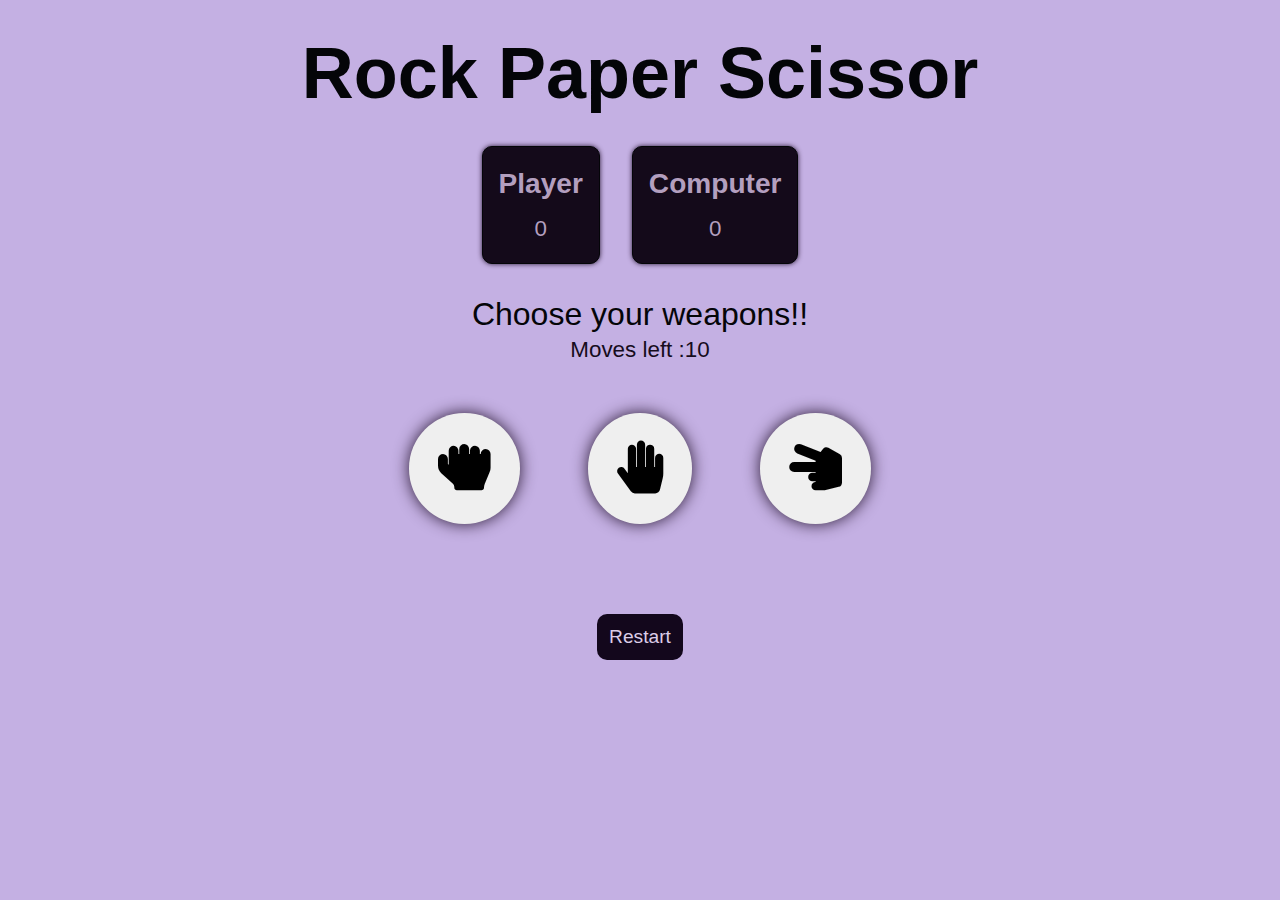
<file: 01- Rock Paper Scissor/index.html>
<!DOCTYPE html>
<html lang="en">
<head>
    <meta charset="UTF-8">
    <meta name="viewport" content="width=device-width, initial-scale=1.0">
    <title>30DaysOfJavscript</title>
    <link rel="stylesheet" href="https://cdnjs.cloudflare.com/ajax/libs/font-awesome/5.15.3/css/all.min.css" />

    <link rel="stylesheet" href="style.css"></link>
</head>
<body>
    <div class="container">
        <div class="game">
    
          <!-- Game name -->
          <h1 id="heading">Rock Paper Scissor</h1>
    
          <!-- Scoreboard to print the winning score of player & computer -->
          <div class="score-board">
            <div class="player-score">
              <h3>Player</h3>
              <p class="p-count count">0</p>
            </div>
            <div class="com-score">
              <h3>Computer</h3>
              <p class="c-count count">0</p>
            </div>
          </div>
    
          <div class="move">Choose your weapons!!</div>
    
          <!-- Examine the move left -->
          <div class="moves-left">Moves left :10</div>
    
          <!-- All the buttons -->
          <div class="options">
            <button class="btn" id="rock"> <i class="fas fa-hand-rock"></i></button>
            <button class="btn" id="paper"> <i class="fas fa-hand-paper"></i></button>
            <button class="btn" id="scissor"> <i class="fas fa-hand-scissors"></i></button>
          </div>
    
          <!-- Computer choice display  -->
          <div class="com-choice"></div>
    
          <!-- Result Display -->
          <div class="result"></div>
    
          <!-- Restart the game  -->
          <button class="restart"> Restart</button>
    
        </div>
      </div>
    <script src="app.js"></script>
</body>
</html>
</file>
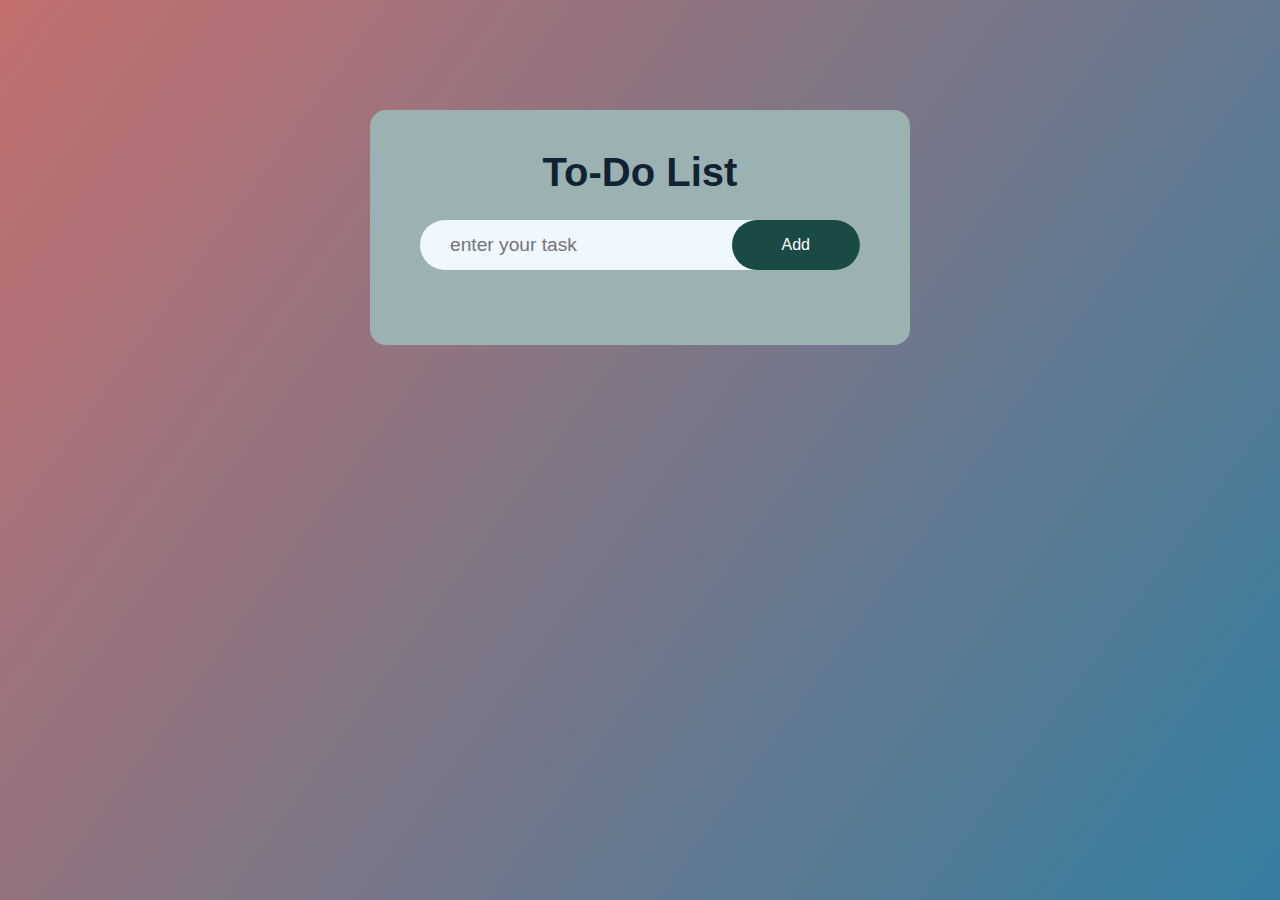
<file: 02- TodoList/index.html>
<!DOCTYPE html>
<html lang="en">

<head>
  <meta charset="UTF-8">
  <meta name="viewport" content="width=device-width, initial-scale=1.0">
  <title>Todo App</title>
  <link rel="stylesheet" href="style.css">
</head>

<body>

  <div class="container">
    <div class="todo-app">
      <h2 id="heading">To-do list</h2>
     
      <div class="input-text">
        <input type="text" placeholder="enter your task" id="input-box">
        <button id="btn">Add</button>
      </div>

      <ul class="list-container">

      </ul>
    </div>

  </div>

  <script src="app.js"></script>
</body>

</html>
</file>
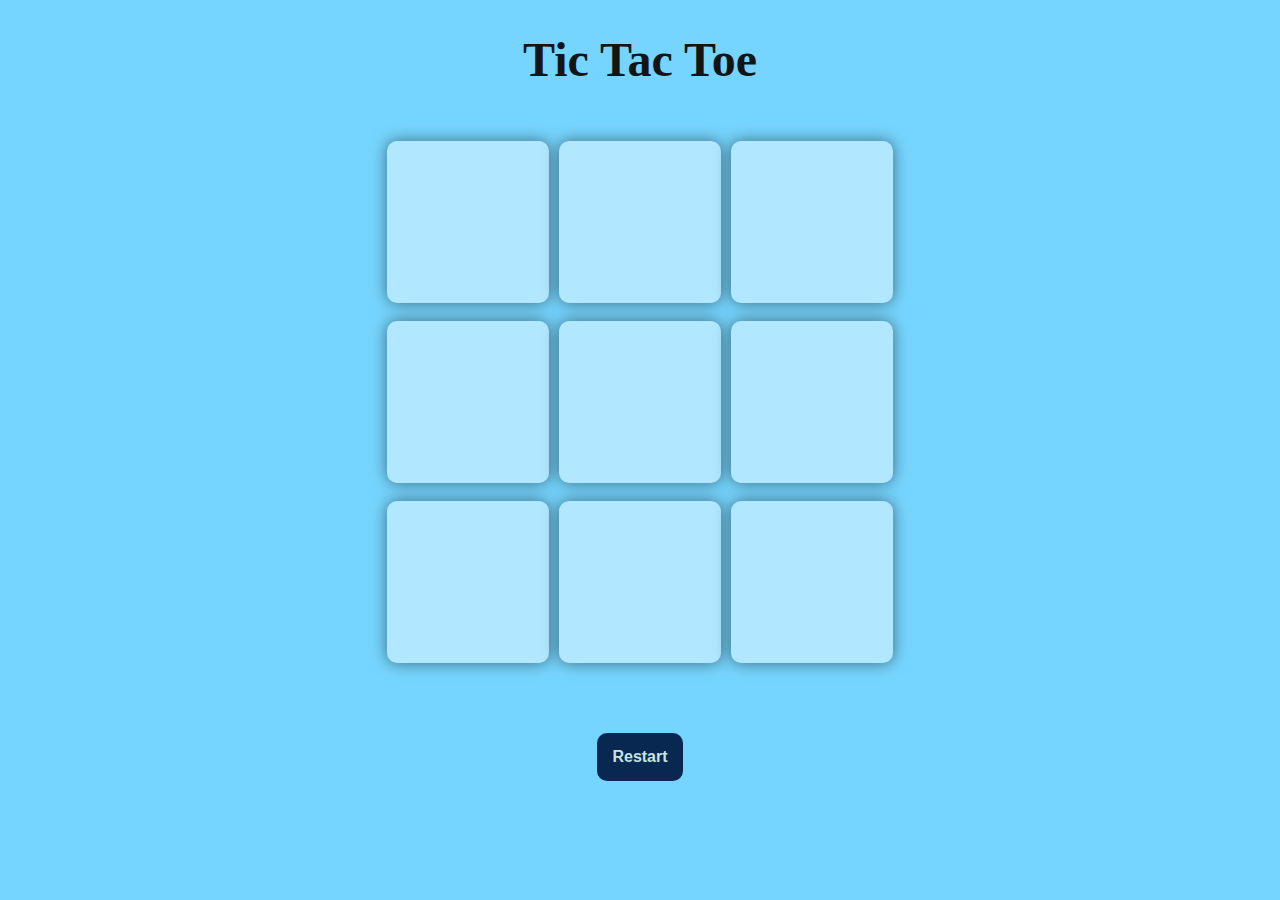
<file: 03 - TicTacToe/index.html>
<!DOCTYPE html>
<html lang="en">

<head>
    <meta charset="UTF-8">
    <meta name="viewport" content="width=device-width, initial-scale=1.0">
    <title>Tic Tac Toe</title>
    <link rel="stylesheet" href="style.css">
</head>

<body>
    <section>
        <h1 id="heading">Tic Tac Toe</h1>
        <div class="container">
            <div class="game">
                <button class="box"></button>
                <button class="box"></button>
                <button class="box"></button>
                <button class="box"></button>
                <button class="box"></button>
                <button class="box"></button>
                <button class="box"></button>
                <button class="box"></button>
                <button class="box"></button>
            </div>
        </div>
        <div class="turn"></div>
        <div class="result"></div>
        <button class="restart">Restart</button>
    </section>


<script src="app.js"></script>
</body>

</html>
</file>
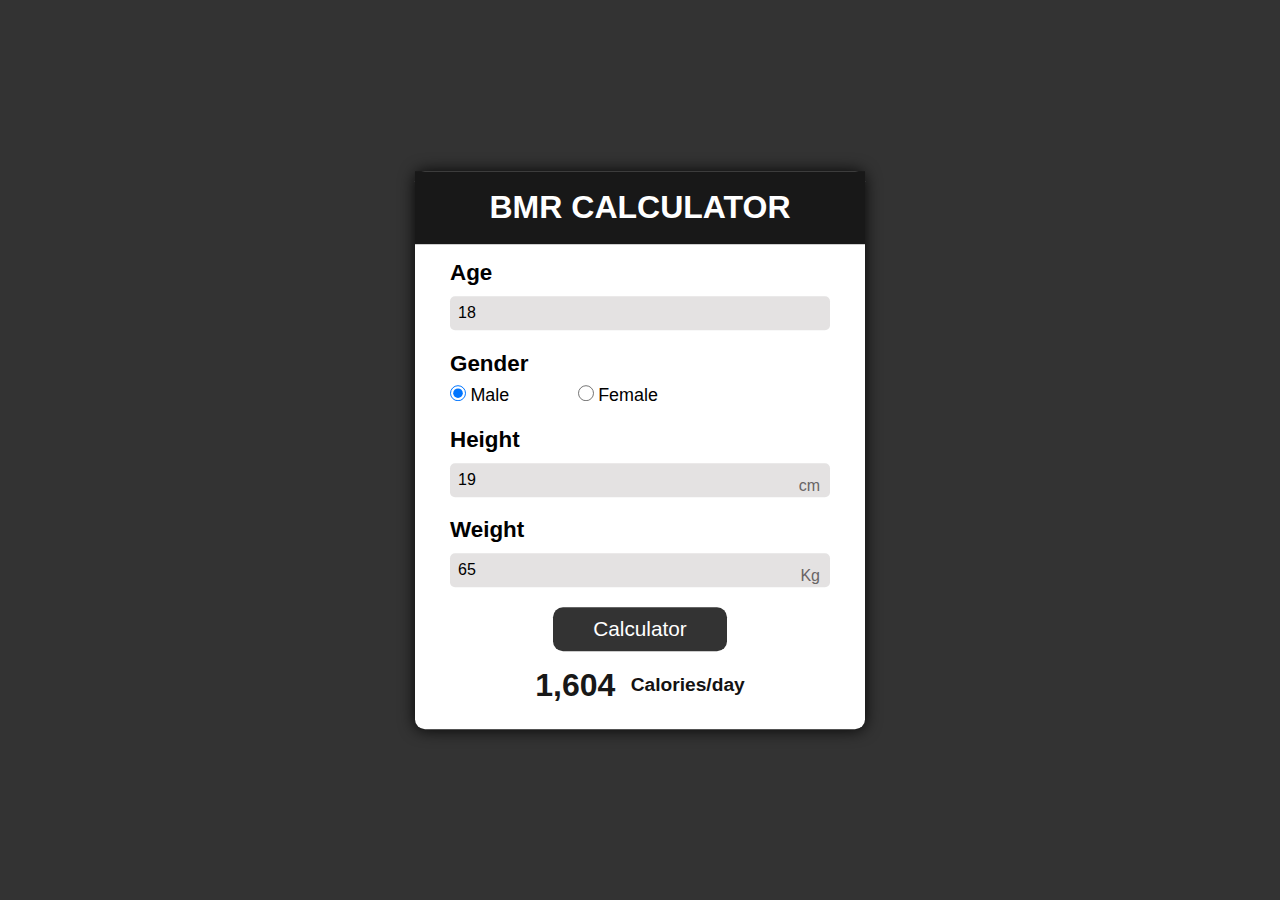
<file: 05-BMR Calculator/index.html>
<!DOCTYPE html>
<html lang="en">

<head>
    <meta charset="UTF-8">
    <meta name="viewport" content="width=device-width, initial-scale=1.0">
    <title>BMR Calculator</title>
    <link rel="stylesheet" href="styel.css">

</head>

<body>
    <div class="bmr-calculator">
        <h2>BMR Calculator</h2>

        <div class="bmr-input">
            <form action="">
               
                <div class="age">
                    <h3>Age</h3>
                    <input type="text" value="18" id="age">
                </div>

                <div class="gender">
                    <h3>Gender</h3>
                    <input type="radio" value="male" name="gender" id="male" checked>
                    <label for="male">Male</label>
                    <input type="radio" value="female" name="gender" id="female">
                    <label for="female">Female</label>
                </div>

                <div class="height">
                    <h3>Height</h3>
                    <input type="text" value="19" id="height">
                    <div class="unit">cm</div>
                </div>

                <div class="weight">
                    <h3>Weight</h3>
                    <input type="text" value="65" id="weight">
                    <div class="unit">Kg</div>
                </div>
            </form>
        </div>

        <div class="result">
            <button class="calculate-btn">Calculator</button>

            <div class="result-msg">
                <span class="calories">1,604</span>
                Calories/day
            </div>
                        
            <div class="error-msg">
                <p>Please enter all the details correctly</p>
            </div>
    
        </div>
        

        </div>
        <script src="app.js"></script>
</body>

</html>
</file>
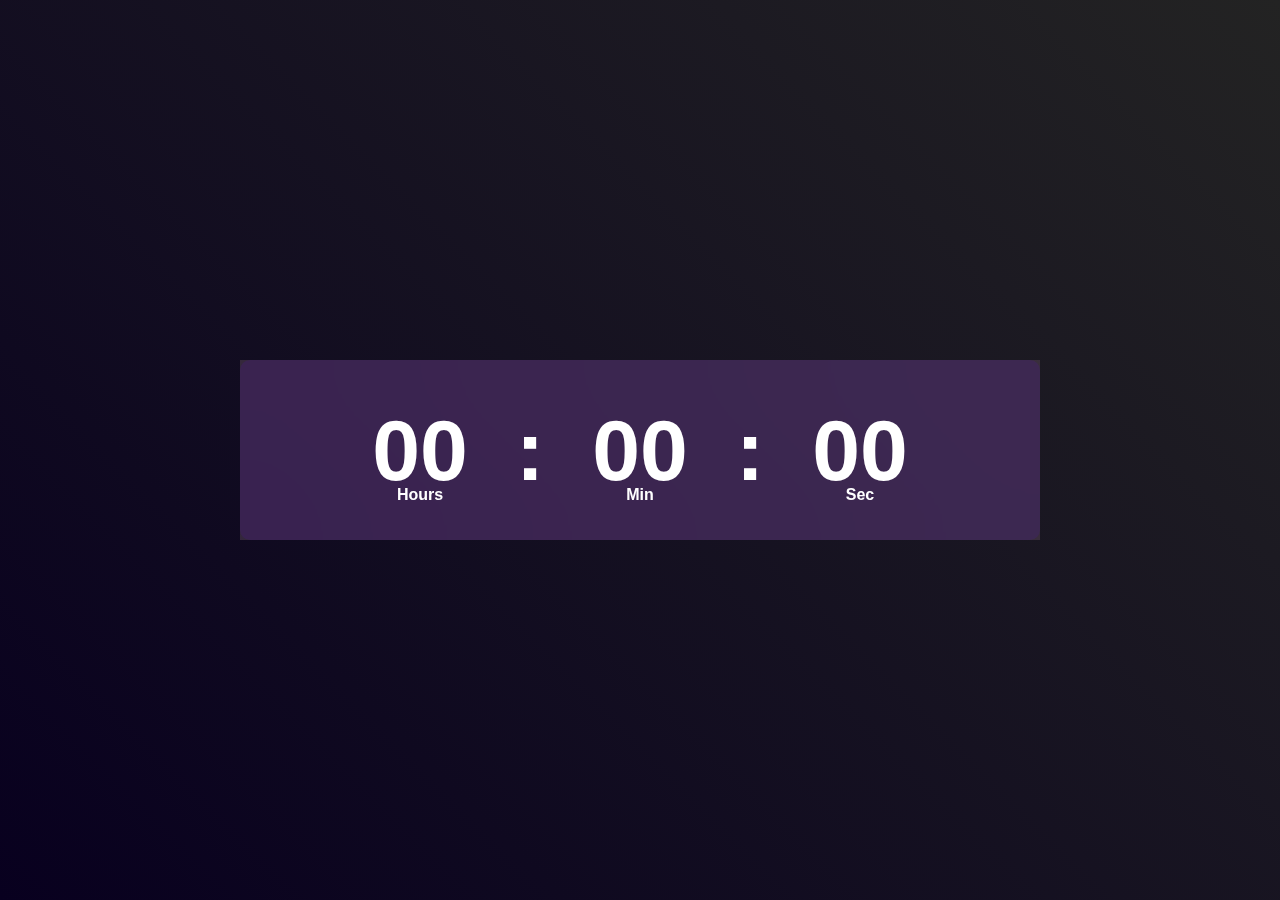
<file: 06-Digital Clock/index.html>
<!DOCTYPE html>
<html lang="en">
<head>
    <meta charset="UTF-8">
    <meta name="viewport" content="width=device-width, initial-scale=1.0">
    <title>Digital Clock</title>
    <link rel="stylesheet" href="style.css">
</head>
<body>
    <div class="main">
        <div class="container">
            <div class="clock">
               <span id="hrs">00</span>
               <span>:</span>
               <span id="min">00</span>
               <span>:</span>
               <span id="sec">00</span>
            </div>
        </div>
    </div>
   
    <script src="app.js"></script>
</body>
</html>
</file>
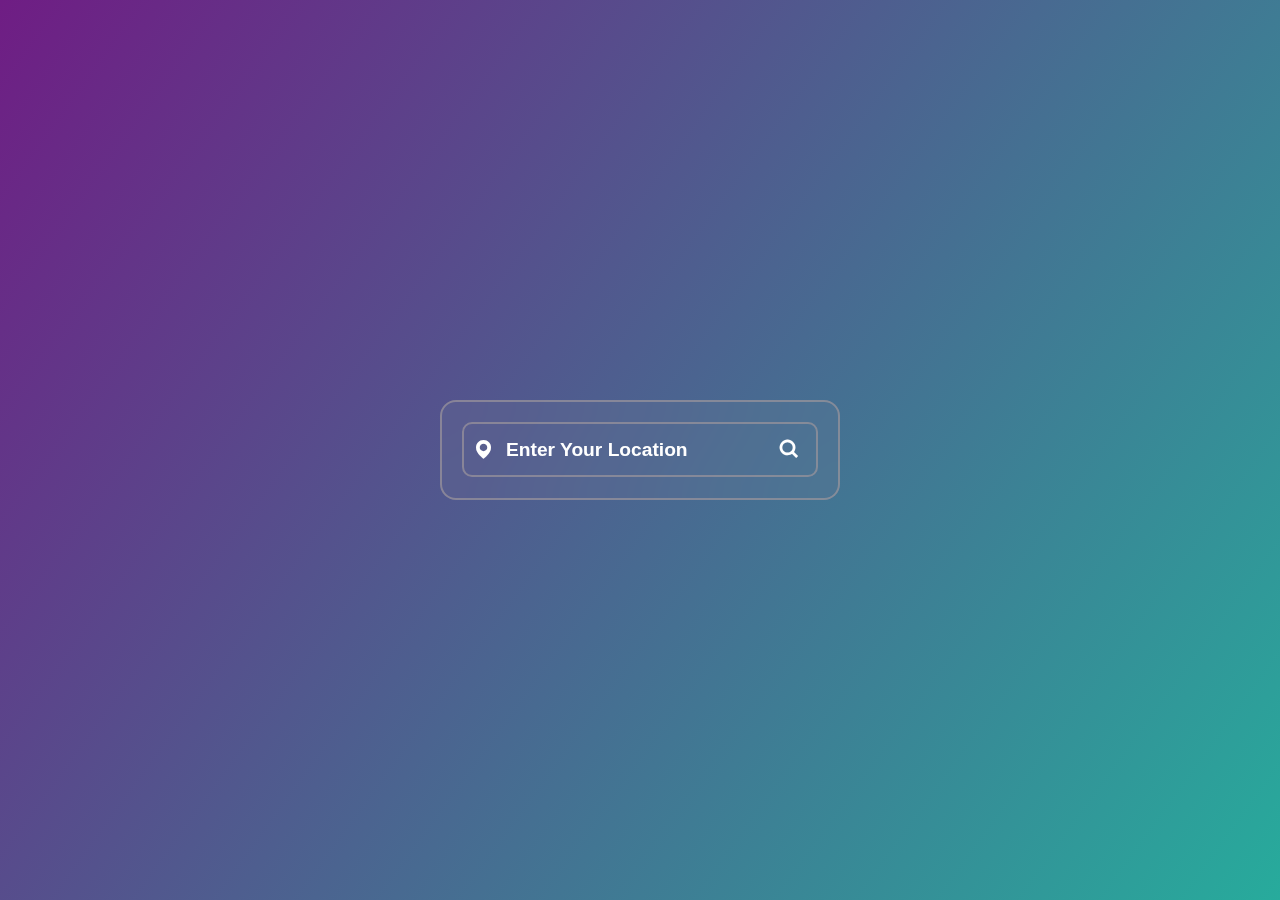
<file: 07-Weather App/index.html>
<!DOCTYPE html>
<html lang="en">
<head>
    <meta charset="UTF-8">
    <meta name="viewport" content="width=device-width, initial-scale=1.0">
    <title>Document</title>
    <link rel="stylesheet" href="style.css">
    <link href='https://unpkg.com/boxicons@2.1.4/css/boxicons.min.css' rel='stylesheet'>
</head>
<body>
    <div class="container">
        <div class="search-box">
            <i class='bx bxs-map'></i>
            <input type="text" placeholder="enter your location">
            <button class="bx bx-search"></button>
        </div>

        <div class="weather-box">
            <div class="box">
                <div class="info-weather">
                    <div class="weather">
                        <img src="images/clouds.png">
                        <p class="temp">16 <span>°C</span></p>
                        <p class="description">Broken Clouds</p>
                    </div>
                </div>
            </div>
        </div>

        <div class="weather-details">
            <div class="humidity">
                <i class='bx bx-water'></i>
                <div class="text">
                    <div class="info-humidity">
                        <span>0%</span>
                    </div>
                    <p>Humidity</p>
                </div>
            </div>

            <div class="wind">
                <i class='bx bx-wind' ></i>
                <div class="text">
                    <div class="info-wind">
                        <span>0Km/h</span>
                    </div>
                    <p>Wind</p>
                </div>
            </div>
        </div>
        <div class="not-found">
            <div class="box">
                <img src="images/404.png">
                <p>Oops! Location not found</p>
            </div>
        </div>

    </div>


    <script src="app.js"></script>
</body>
</html>
</file>
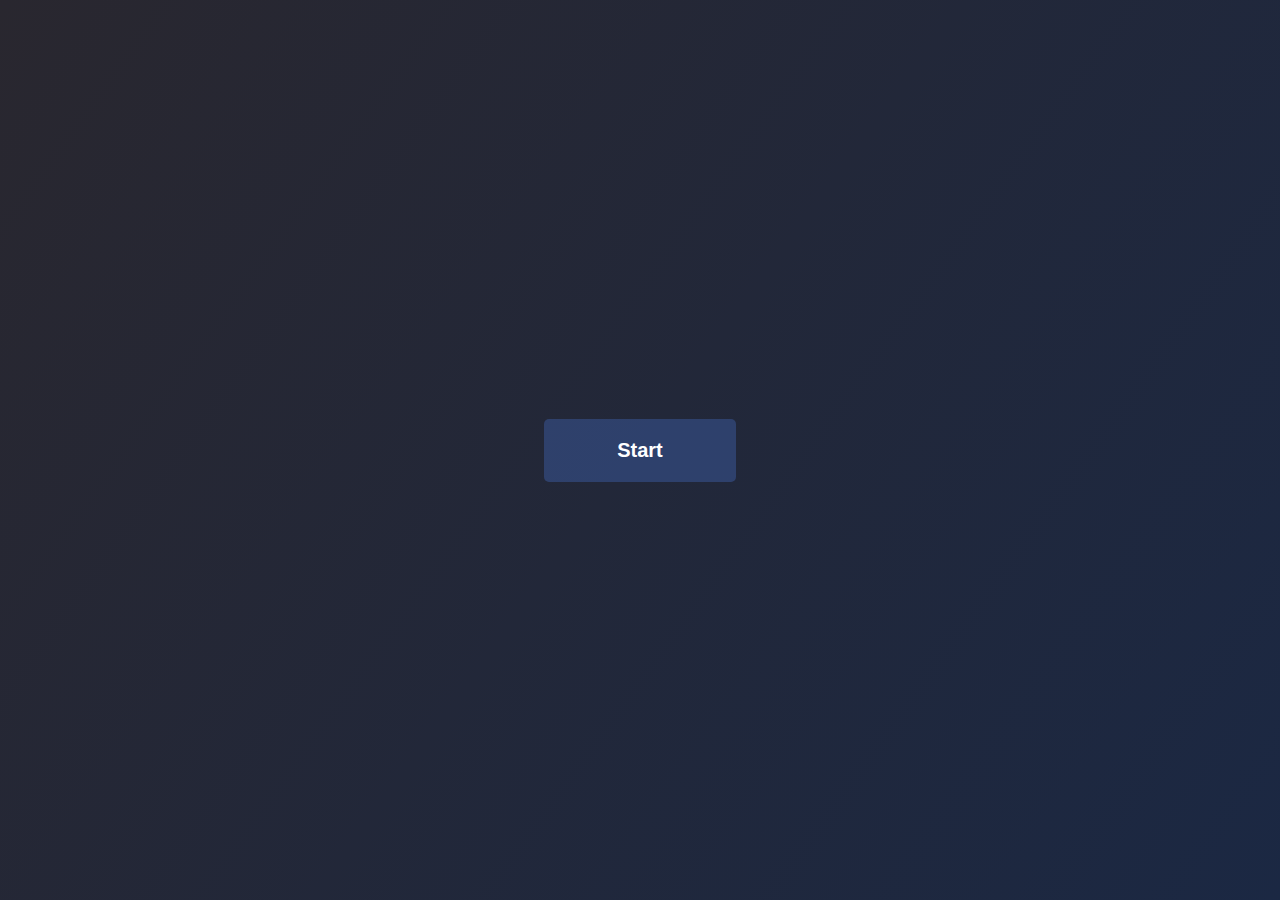
<file: 09 - Quiz App/index.html>
<!DOCTYPE html>
<html lang="en">

<head>
    <meta charset="UTF-8">
    <meta name="viewport" content="width=device-width, initial-scale=1.0">
    <title>Quiz App</title>
    <link rel="stylesheet" href="style.css">
</head>

<body>
    <div class="startBtn btn">Start</div>
    <div class="alert">Alert</div>

    <div class="container">
        <h1>Let's play a Quiz Game</h1>
        <div class="question"></div>
        <div class="choices"></div>
        <button class="nextbtn btn">Next</button>
        <div class="score"></div>
        <div class="timer"></div>
    </div>

    <!-- <div class="container">
        <h1>Let's start a Quiz</h1>
        <div class="question"></div>
        <div class="choices"></div>
        <button class="nextbtn btn">Next</button>
    </div> -->

    <script src="app.js"></script>
</body>

</html>
</file>
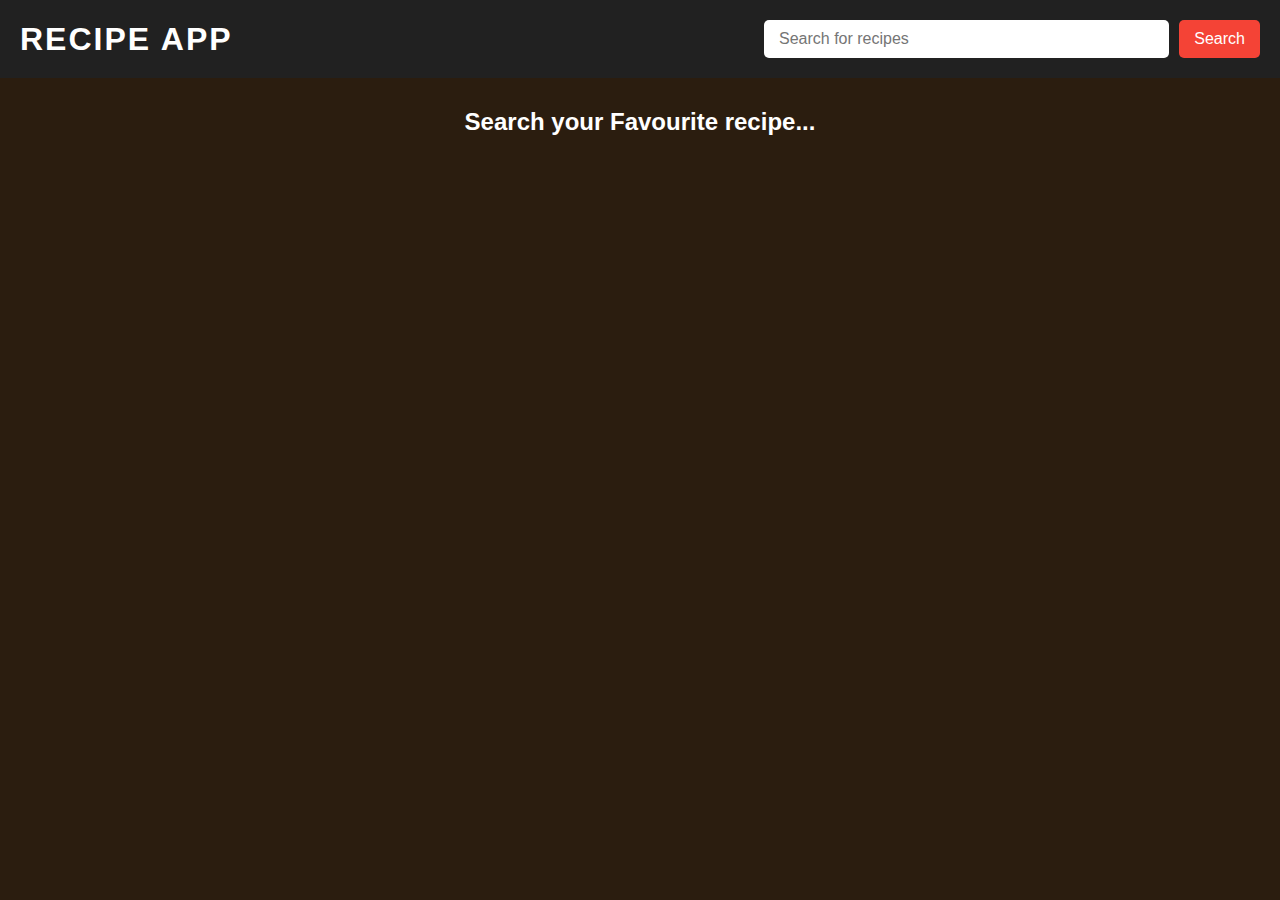
<file: 11- Recipe Book App/index.html>
<!DOCTYPE html>
<html lang="en">

<head>
    <meta charset="UTF-8">
    <meta name="viewport" content="width=device-width, initial-scale=1.0">
    <title>Recipe Book App</title>
    <link rel="stylesheet" href="style.css">
    <link rel="stylesheet" href="https://cdnjs.cloudflare.com/ajax/libs/font-awesome/6.6.0/css/all.min.css" integrity="sha512-Kc323vGBEqzTmouAECnVceyQqyqdsSiqLQISBL29aUW4U/M7pSPA/gEUZQqv1cwx4OnYxTxve5UMg5GT6L4JJg==" crossorigin="anonymous" referrerpolicy="no-referrer" />
</head>

<body>
    <!-- Navigation -->
    <header>
        <nav>
            <h1>Recipe App</h1>
            <form>
                <input type="text" placeholder="Search for recipes" class="searchBox">
                <button class="searchBtn">Search</button>
            </form>
        </nav>
    </header>

    <!-- Recipe section -->
    <main>
        <section>
            <div class="recipe-container">
                <h2>Search your Favourite recipe...</h2>
            </div>
            <div class="recipe-details">
                <button type="button" class="recipe-close-btn">
                    <i class="fas fa-times"></i>
                </button>
            </div>
        </section>
    </main> 
    <div class="error">
        <img src="error.png" class="error-image">
    </div>
    


    <script src="app.js"></script>
</body>

</html>
</file>
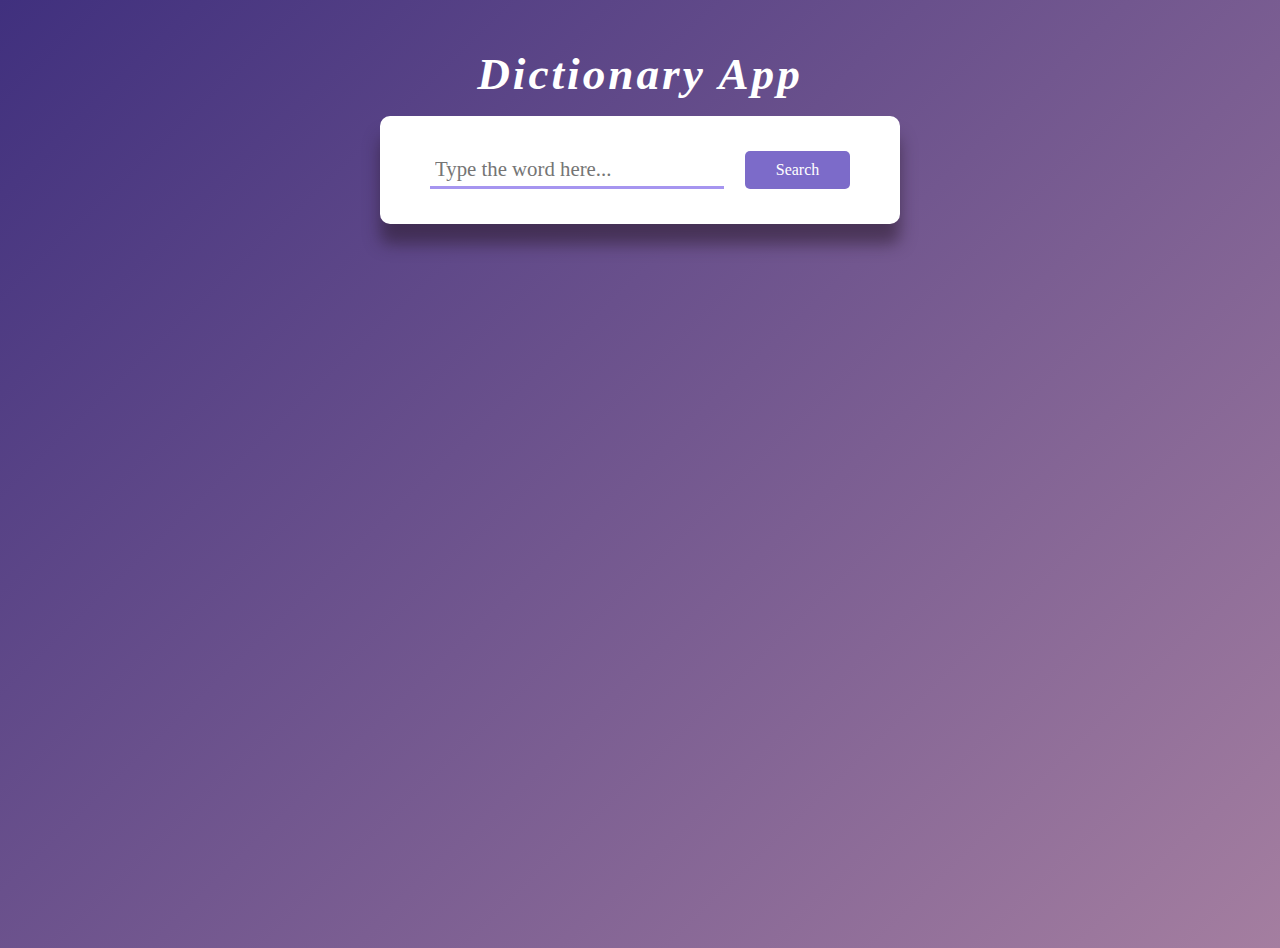
<file: 12 - Dictionary App/index.html>
<!DOCTYPE html>
<html lang="en">

<head>
    <meta charset="UTF-8">
    <meta name="viewport" content="width=device-width, initial-scale=1.0">
    <title>Dictionary App</title>
    <link rel="stylesheet" href="style.css">
    <link rel="stylesheet" href="https://cdnjs.cloudflare.com/ajax/libs/font-awesome/5.15.4/css/all.min.css" />
</head>

<body>
    <div class="container">
        <h1>Dictionary App</h1>
        <div class="search-box">
            <div class="input-box">
                <input type="text" id="input-text" placeholder="Type the word here...">
                <button class="search-btn">Search</button>
            </div>

            <div class="result" id="result"></div>
        </div>

        <!-- Script -->
        <script src="app.js"></script>
</body>

</html>
</file>
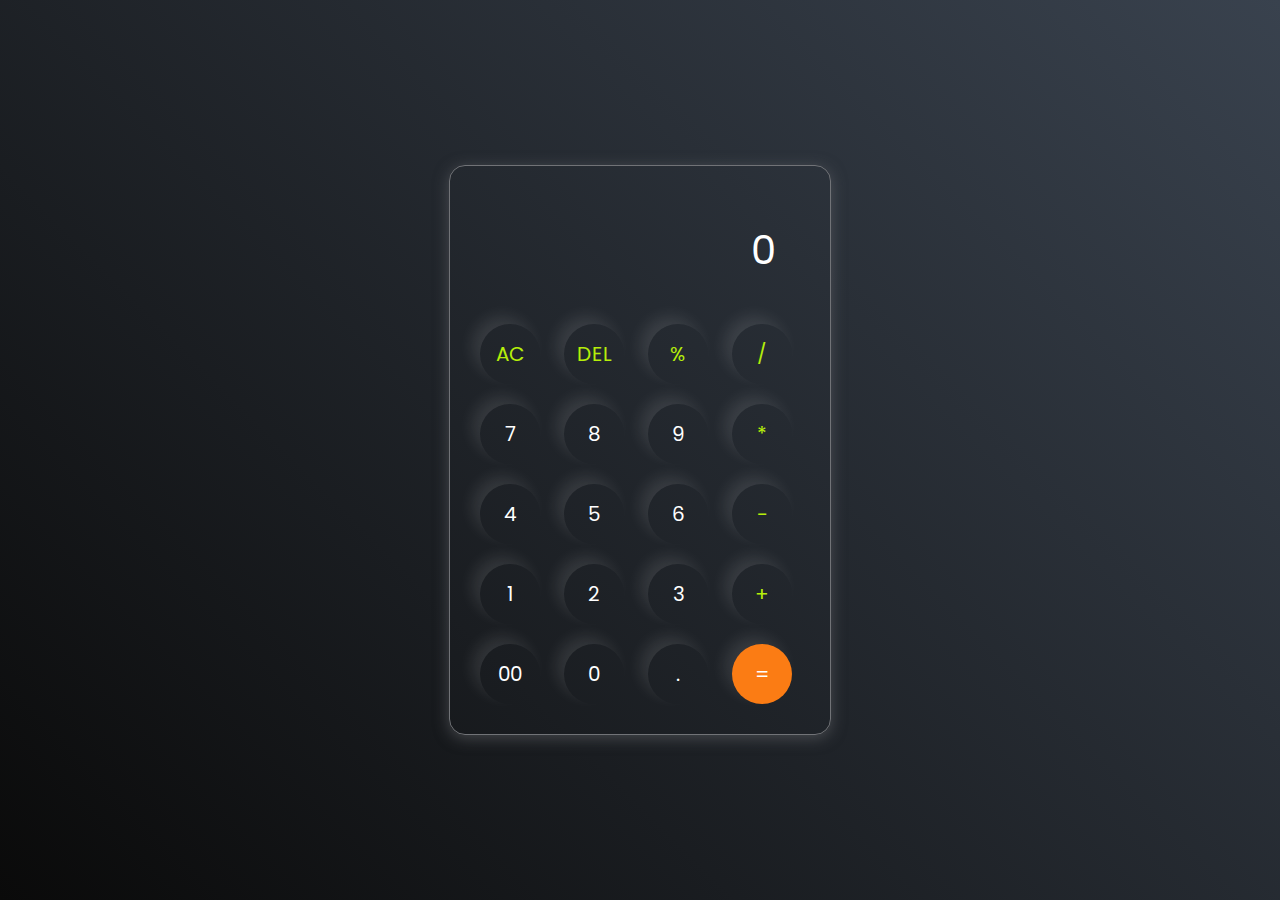
<file: 13 - Calculator/index.html>
<!DOCTYPE html>
<html lang="en">
  <head>
    <meta charset="UTF-8" />
    <meta http-equiv="X-UA-Compatible" content="IE=edge" />
    <meta name="viewport" content="width=device-width, initial-scale=1.0" />
    <title>Calculator</title>
    <link rel="stylesheet" href="style.css" />
  </head>
  <body>
    <div class="container">
      <div class="calculator">
        <input type="text" id="inputBox" placeholder="0" />
        <div>
          <button class="button operator">AC</button>
          <button class="button operator">DEL</button>
          <button class="button operator">%</button>
          <button class="button operator">/</button>
        </div>
        <div>
          <button class="button">7</button>
          <button class="button">8</button>
          <button class="button">9</button>
          <button class="button operator">*</button>
        </div>
        <div>
          <button class="button">4</button>
          <button class="button">5</button>
          <button class="button">6</button>
          <button class="button operator">-</button>
        </div>
        <div>
          <button class="button">1</button>
          <button class="button">2</button>
          <button class="button">3</button>
          <button class="button operator">+</button>
        </div>

        <div>
          <button class="button">00</button>
          <button class="button">0</button>
          <button class="button">.</button>
          <button class="button equalBtn">=</button>
        </div>
      </div>
    </div>

    <script src="app.js"></script>
  </body>
</html>
</file>
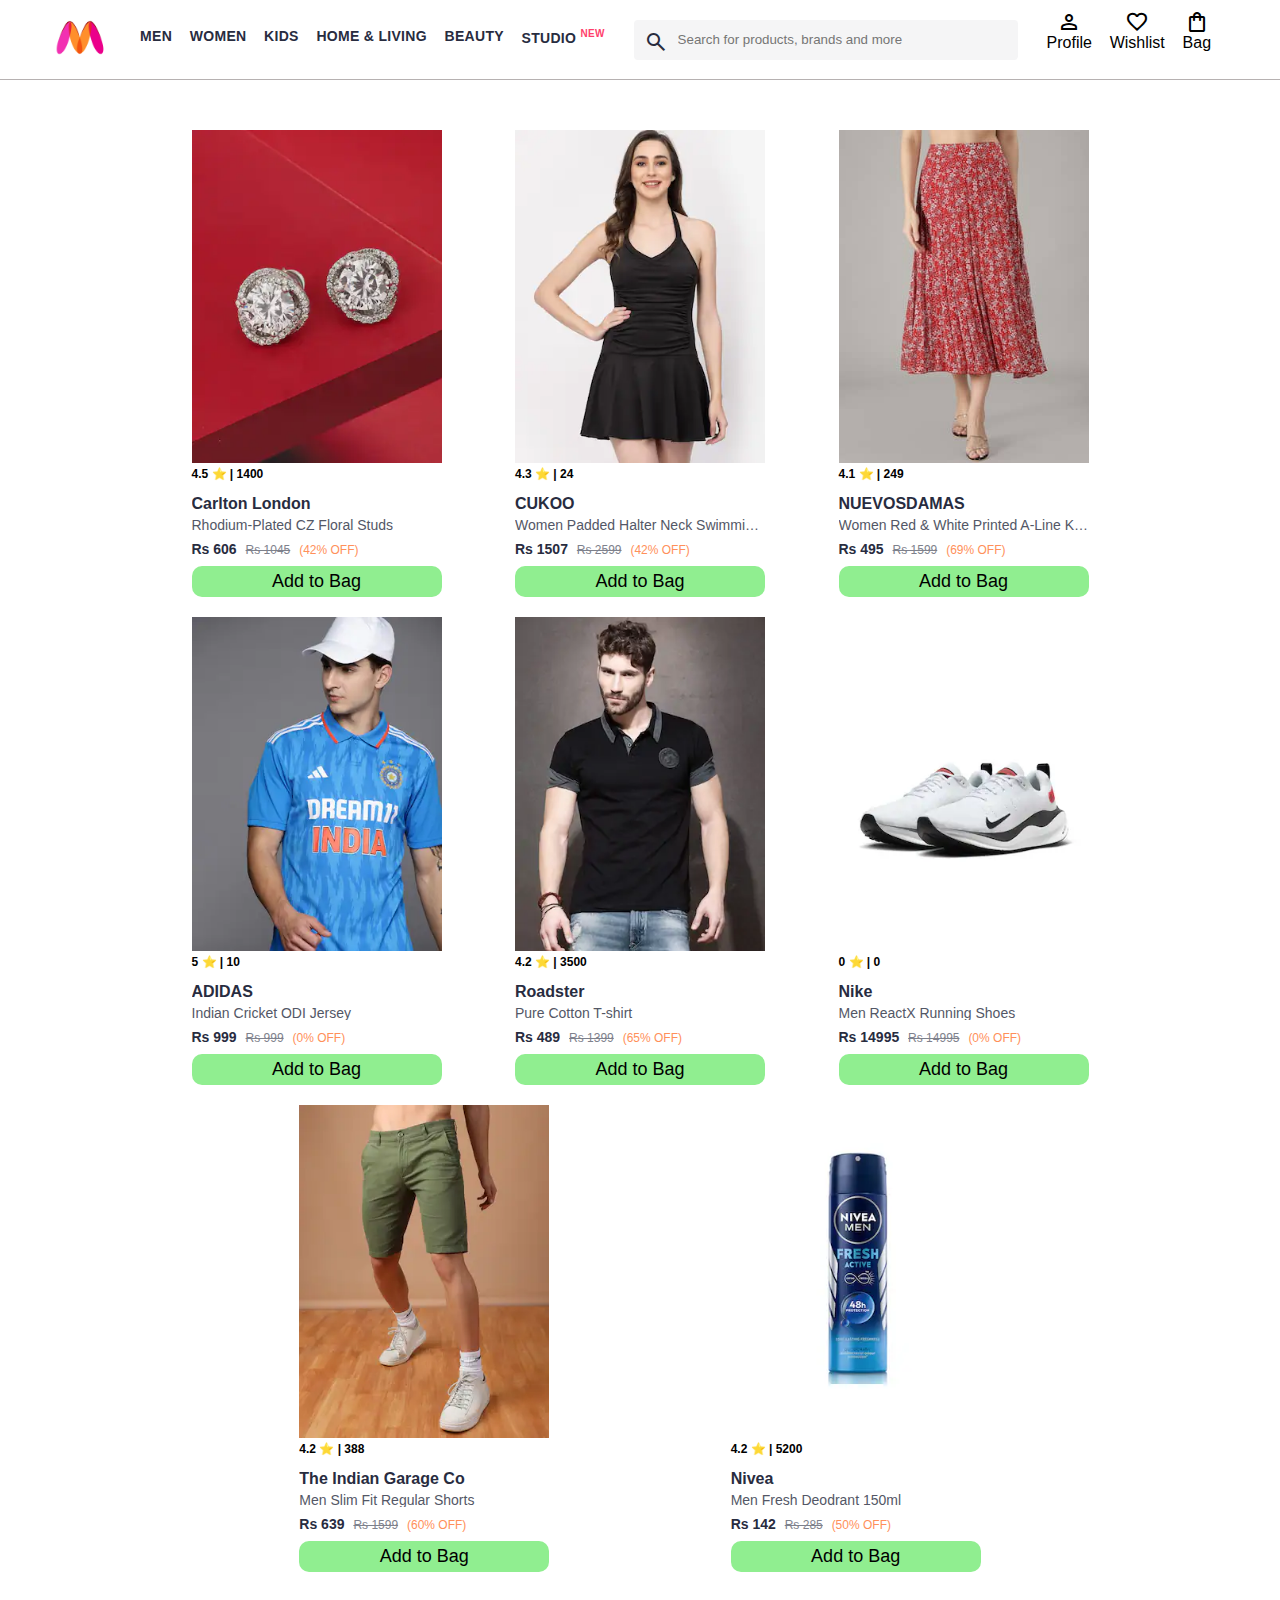
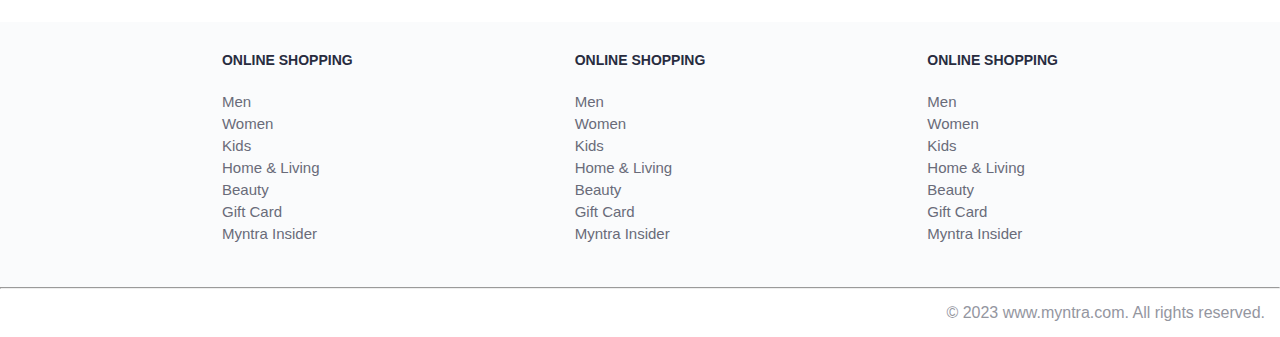
<file: 15 - Myntra Shopping card/index.html>
<!DOCTYPE html>
<html lang="en">
<head>
    <title>Myntra Functional Clone</title>
    <link rel="stylesheet" href="css/index.css">
    <link rel="stylesheet" href="https://fonts.googleapis.com/css2?family=Material+Symbols+Outlined:opsz,wght,FILL,GRAD@20..48,100..700,0..1,-50..200" />
</head>
<body>
    <header>
        <div class="logo_container">
            <a href="#"><img class="myntra_home" src="images/myntra_logo.webp" alt="Myntra Home"></a>
        </div>
        <nav class="nav_bar">
            <a href="#">Men</a>
            <a href="#">Women</a>
            <a href="#">Kids</a>
            <a href="#">Home & Living</a>
            <a href="#">Beauty</a>
            <a href="#">Studio <sup>New</sup></a>
        </nav>
        <div class="search_bar">
            <span class="material-symbols-outlined search_icon">search</span>
            <input class="search_input" placeholder="Search for products, brands and more">
        </div>
        <div class="action_bar">
            <div class="action_container">
                <span class="material-symbols-outlined action_icon">person</span>
                <span class="action_name">Profile</span>
            </div>

            <div class="action_container">
                <span class="material-symbols-outlined action_icon">favorite</span>
                <span class="action_name">Wishlist</span>
            </div>

            <a class="action_container" href="pages/bag.html">
                <span class="material-symbols-outlined action_icon">shopping_bag</span>
                <span class="action_name">Bag</span>
                <span class="bag-item-count">0</span>
            </a>
        </div>
    </header>
    <main>
        <div class="items-container">
        </div>
    </main>
    <footer>
        <div class="footer_container">
            <div class="footer_column">
                <h3>ONLINE SHOPPING</h3>

                <a href="#">Men</a>
                <a href="#">Women</a>
                <a href="#">Kids</a>
                <a href="#">Home & Living</a>
                <a href="#">Beauty</a>
                <a href="#">Gift Card</a>
                <a href="#">Myntra Insider</a>
            </div>

            <div class="footer_column">
                <h3>ONLINE SHOPPING</h3>

                <a href="#">Men</a>
                <a href="#">Women</a>
                <a href="#">Kids</a>
                <a href="#">Home & Living</a>
                <a href="#">Beauty</a>
                <a href="#">Gift Card</a>
                <a href="#">Myntra Insider</a>
            </div>

            <div class="footer_column">
                <h3>ONLINE SHOPPING</h3>

                <a href="#">Men</a>
                <a href="#">Women</a>
                <a href="#">Kids</a>
                <a href="#">Home & Living</a>
                <a href="#">Beauty</a>
                <a href="#">Gift Card</a>
                <a href="#">Myntra Insider</a>
            </div>
        </div>
        <hr>

        <div class="copyright">
            © 2023 www.myntra.com. All rights reserved.
        </div>
    </footer>
    <script src="data/items.js"></script>
    <script src="scripts/index.js"></script>
</body>
</html>
</file>
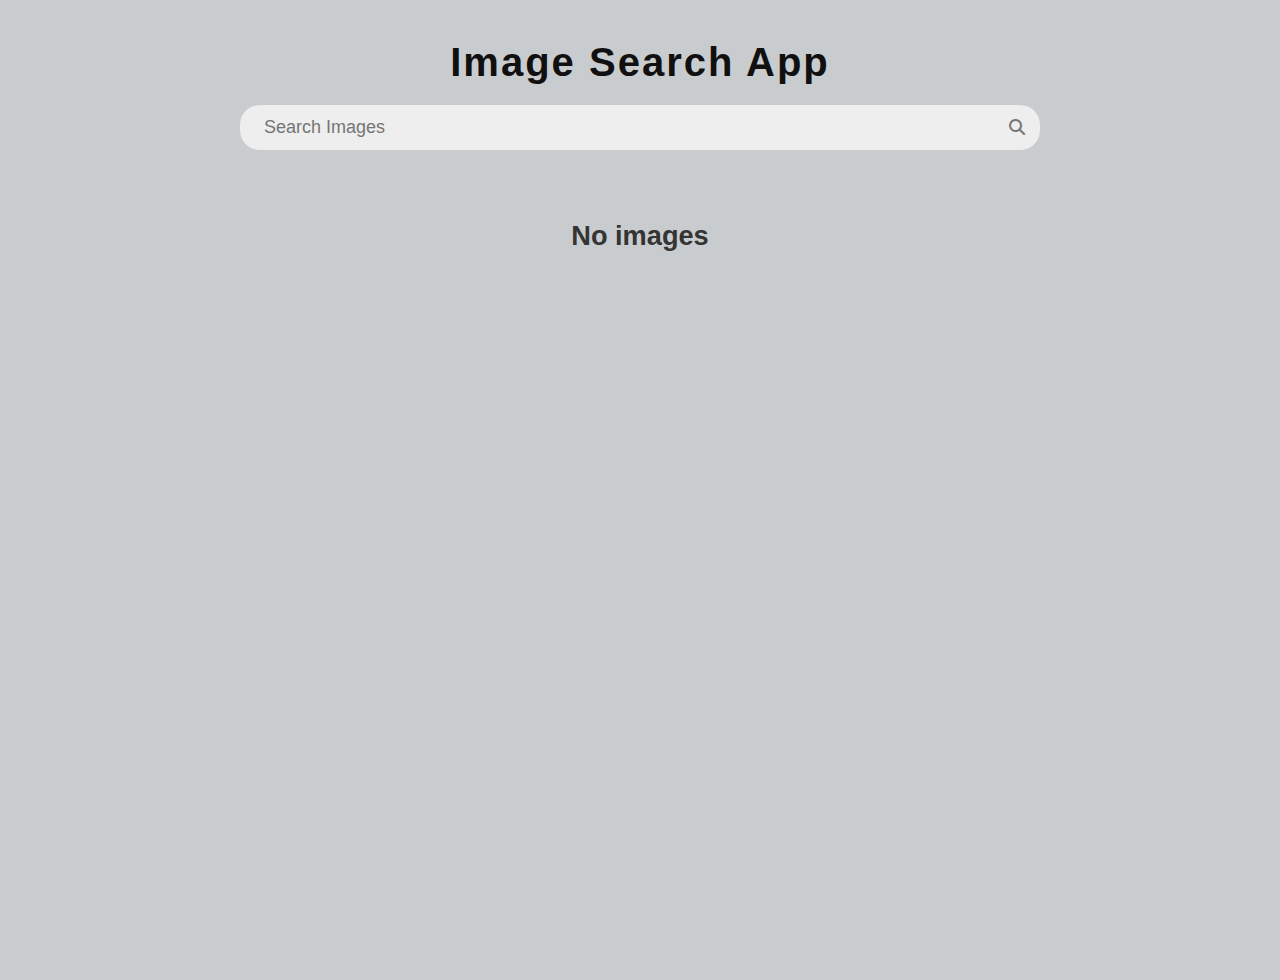
<file: 16-Image Search App/index.html>
<!DOCTYPE html>
<html lang="en">
  <head>
    <meta charset="UTF-8" />
    <meta name="viewport" content="width=device-width, initial-scale=1.0" />
    <title>Image Search App</title>
    <link rel="stylesheet" href="style.css">
    <link
      rel="stylesheet"
      href="https://cdnjs.cloudflare.com/ajax/libs/font-awesome/6.2.1/css/all.min.css"
    />
  </head>
  <body>
  <header>
    <h1>Image Search App</h1>
    <form action="">
      <div class="search-container">
        <input type="text" placeholder="Search Images" class="search-input">
        <i class="fa-solid fa-magnifying-glass"></i>
      </div>
    </form>
  </header>

    <main>
      <section>
        <div class="images-container">
          <h2>No images</h2>
        </div>
        <button class="loadMoreBtn">Load More</button>
      </section>
    </main>

    <script src="app.js"></script>
  </body>
</html>
</file>
<file: 01- Rock Paper Scissor/style.css>
*{
  margin:0px;
  padding:0px;
  box-sizing:border-box;
  font-family: "Poppins",sans-serif;   
}
.container{
  width:100%;
  height:100vh;
  background-color: hsl(264, 48%, 79%);
  color: #040508;
}
.game{
  display: flex;
  justify-content: center;
  align-items: center;
  flex-direction: column;
}
#heading{
  margin-top:2rem;
  font-size: 4.5rem;
  font-weight: 700;
}
.score-board{
  display: flex;
  justify-content: center;
  align-items: center;
  margin-top: 2rem;
}
.player-score{
  margin-right:2rem;
  text-align: center;
  font-size: 1.5rem;
  font-weight: 500;
  border: 1px solid #040508;
  padding: 1.3rem 1rem;
  border-radius: 10px;
  box-shadow: 0 0 0.3rem #291833;
  background-color: #140a1a;
  color: #b39fbf;
}
.com-score{
  text-align: center;
  font-size: 1.5rem;
  font-weight: 500;
  border: 1px solid #040508;
  padding: 1.3rem 1rem;
  border-radius: 10px;
  box-shadow: 0 0 0.3rem #291833;
  background-color: #140a1a;
  color: #b39fbf;
}
.count{
  font-weight: 400;
  font-size: 1.4rem;
  margin-top: 1rem;
}
.move{
  margin-top:2rem;
  font-size: 2rem;
  font-family: 600;
}
.moves-left{
  margin-top:0.3rem;
  font-size: 1.4rem;
  color:#160c1c;
  font-weight: 500;
}
.options{
  margin-top:1.5rem;
  padding: 10px;
}
.btn{
  padding: 1.8rem;
  margin: 1rem 2rem;
  box-shadow: 0 0 1rem #291833;
  border-radius: 50%;
  cursor: pointer;
  border: none;
  outline: none;
}
.btn i{
  font-size: 3.3rem;
}
.btn i:active{
  font-size: 3.6rem;
}
.com-choice{
  margin-top: 0.5rem;
  font-size: 1.3rem;
  font-weight: 600;
  color: #3f145c;
}
.result{
  margin-top:0.5rem;
  padding:20px;
  box-shadow: 0 0 1rem rbga(0,0,0,0.1);
  border:none;
  outline: none;
  font-size: 1.5rem;
  font-weight: 700;
}
.restart{
  margin-top: 0.5rem;
  padding:12px;
  font-size: 1.2rem;
  border:none;
  outline: none;
  border-radius: 10px;
  background-color:#13071c;
  color: #dccce8;
  border-radius: 10px;
}
.restart:active{
  font-size: 1.4rem;
  box-shadow: 0 0 1rem rgba(19, 19, 25, 0.5);
}
</file>
<file: 02- TodoList/style.css>
* {
  margin: 0;
  padding: 0;
  box-sizing: border-box;
  font-family: "Poppins", sans-serif;
}
.container {
  width: 100%;
  min-height: 100vh;
  padding: 10px;
  background: linear-gradient(126deg, #c36e6e, #347fa1);
}
.todo-app {
  margin: 100px auto 20px;
  padding: 40px 25px 50px;
  background-color: rgb(156, 177, 177);
  max-width: 540px;
  width: 100%;
  border-radius: 16px;
}
.todo-app #heading {
  text-align: center;
  font-size: 2.5rem;
  color: rgb(17, 35, 51);
  text-transform: capitalize;
  margin-bottom: 1rem;
}
.input-text {
  display: flex;
  justify-content: space-between;
  align-items: center;
  background-color: aliceblue;
  padding-left: 20px;
  margin: 25px;
  border-radius: 30px;
}
.input-text input {
  flex: 1;
  border: none;
  outline: none;
  background: transparent;
  font-size: 1.2rem;
  padding: 10px;
  font-weight: 500;
}
.input-text button {
  border: none;
  outline: none;
  padding: 16px 50px;
  background: #194a45;
  color: #fff;
  font-size: 1rem;
  border-radius: 30px;
  cursor: pointer;
  transition: 0.2s ease-in-out;
}
button:hover {
  background: #05302c;
  font-weight: 600;
}
ul li {
  list-style: none;
  font-size: 1.2rem;
  padding: 12px 0px 12px 50px;
  user-select: none;
  cursor: pointer;
  position: relative;
  display: flex;
  justify-content: space-around;
  align-items: center;
  width: 100%;
}
ul li p {
  flex-grow: 1;
  font-size: 1.5rem;
  font-family: 600;
  width: 50%;
}
ul li::before {
  content: "";
  position: absolute;
  height: 25px;
  width: 25px;
  border-radius: 50%;
  background-image: url("images/unchecked.png");
  background-size: cover;
  background-position: center;
  top: 12px;
  left: 8px;
}
ul li.checked {
  color: #264747;
}
ul li.checked::before {
  background-image: url("images/blue.png");
  color: #363f3d;
  font-weight: 400;
}
.btn {
  height: 35px;
  width: 35px;
  border-radius: 50%;
  border: none;
  outline: none;
  font-size: 1.25rem;
  text-align: center;
  transition: 0.2s ease-in-out;
  margin: 0px 2px 0px 10px;
}
.delete {
  color: #fff;
  background: rgb(216, 107, 107);
}
.edit {
  color: #fff;
  background-color: rgb(95, 139, 95);
}
.edit:hover {
  background-color: rgb(29, 50, 29);
  font-size: 1.3rem;
  transition: 0.2s ease-in-out;
}
.delete:hover {
  background: rgb(214, 55, 55);
  font-size: 1.3rem;
  transition: 0.2s ease-in-out;
}
/* responsive  */
@media (max-width: 580px) and (max-width: 470px) {
  .todo-app {
    margin: 25px;
    width: 90%;
  }
  .todo-app input {
    width: 50%;
  }
}
@media (max-width: 460px) {
  .todo-app {
    width: 90%;
    padding: 20px 0px 70px;
    margin: 25px;
  }
  .todo-app input {
    width: 50%;
  }
  .todo-app button {
    padding: 15px 24px;
  }
  ul li {
    width: 90%;
    margin-left: 15px;
  }
  .btn {
    width: 10px;
    height: 10px;
    border-radius: 20%;
    display: flex;
    align-items: center;
    justify-content: center;
  }
}
</file>
<file: 03 - TicTacToe/style.css>
* {
    margin: 0px;
    padding: 0px;
}

body {
    text-align: center;
    background-color: #76d5fe;
}

.container {
    height: 70vh;
    display: flex;
    justify-content: center;
    align-items: center;
}

.game {
    height: 60vh;
    width: 60vh;
    display: flex;
    flex-wrap: wrap;
    justify-content: center;
    align-items: center;
}

#heading {
    color: #131515;
    font-size: 3rem;
    margin-top: 2rem;
}

.box {
    width: 18vh;
    height: 18vh;
    border-radius: 10px;
    border: none;
    box-shadow: 0 0 1rem rgba(0, 0, 0, 0.5);
    gap: 2rem;
    margin: 5px;
    font-size: 3rem;
    color: #fffafb;
    background-color: #b1e7ff;
}
.turn{
    font-size: 1.4rem;
    margin-bottom:1rem ;
    font-weight: 600;
    color: #172334;
}
.result {
    margin: 0;
    position: absolute;
    top: 50%;
    left: 50%;
    transform: translate(-50%, -50%);
    font-size: 5rem;
    text-align: center;
    color: #7de2d1;
}

.restart {
    border-radius: 10px;
    font-size: 1rem;
    padding: 15px;
    background-color:#082751;
    border: none;
    color: rgb(200, 227, 224);
    font-weight: 600;
}

.restart:hover {
    font-size: 1.1rem;
}
</file>
<file: 05-BMR Calculator/styel.css>
/* *{
    margin:0px;
    padding:0px;
    box-sizing: border-box;
    font-family: "Roboto",sans-serif;
}
body{
    height: 100vh;
    background:linear-gradient(132deg,#333,#444);
}
.bmr-calculator{  
    box-shadow: 0 4px 8px rgba(0,0,0,0.8);
    position: absolute;
    top:50%;
    left: 50%;
    transform: translate(-50%,-50%);
    width: 400px;
    border-radius: 10px;
    background-color: #878585;
}
.bmr-calculator h2{
    text-align: center;
    background: #222;
    color:#fff;
    font-weight:600;
    width:100%;
    padding:20px;
    font-size: 1.5rem;
}
.bmr-calculator form{
    padding:20px;
    margin:10px;
}
.bmr-calculator form h3{
    font-size: 1.2rem;
    text-transform: uppercase;
    margin:16px 0 10px 0;
    font-weight: 700;
    color:#131111
}
.bmr-calculator form input[type="text"]{
    width:100%;
    padding:10px 16px;
    font-size:1rem;
    font-weight: 500;
    border-radius:5px ;
    border:1px solid #6d7376;
}
.bmr-calculator form {
    display: flex;
    flex-direction: column;
    gap:5px;
}
.bmr-calculator form #female{
    margin-left:20px;
}
.bmr-calculator form .height,
.bmr-calculator form .weight{
    position: relative;
}
.bmr-calculator form .unit{
    position: absolute;
    top:50px;
    right:20px;
    color:#777;
}
.bmr-calculator .result .calculate-btn{
    padding:8px 24px;
    margin:16px 0;
    font-size: 1rem;
    font-weight: 700;
    border:none;
    outline: none;
    background: #333;
    color:#fff;
    cursor: pointer;
    margin-bottom: 30px;
}
.bmr-calculator .result{
    text-align: center;
    color:#4e4e4e;
    font-size: 18px;
    margin-bottom: 1.3rem;
}
.bmr-calculator .result .calories{
    color:green;
    font-size: 38px;
    font-weight: 900;
    vertical-align: middle;
    margin-right: 8px;
}
.error-msg{
    color:red;
    font-size: 14px;
    display: none;
} */


*{
    margin: 0px;
    padding:0px;
    font-family: "Poppins",sans-serif;
    box-sizing: border-box;
}
body{
    background: #333;
}
.bmr-calculator{
    width: 450px;
    padding:25px 35px;
    position: absolute;
    left:50%;
    top:50%;
    transform: translate(-50%,-50%);
    background:#fff;
    border-radius:10px ;
    box-shadow:0 0 1rem rgba(0, 0, 0, 0.9) ;
}
h2{
    background: #181818;
    position: absolute;
    top:0%;
    left: 0%;
    right: 0%;
    text-align: center;
    color:#fff;
    padding:18px 50px;
    font-size: 2rem;
    text-transform: uppercase;
}
.bmr-input{
    margin-top: 4rem;
}
h3{
    font-size: 1.4rem;
    margin-top: 1.3rem;
    font-weight: bold;   
}
input[type="text"]{
    width:100%;
    padding:8px;
    margin: 10px 0 0;
    border-radius: 5px;
    font-size: 1rem;
    background:#e4e2e2 ;
    border: none;
    outline: none;
}
input[type="text"]:hover{
    box-shadow: 0 2px 4px rgba(0, 0, 0, 0.5);
    border: 1px solid #333;
}
.gender h3{
    margin-bottom: 0.5rem;
}
.gender input[type="radio"]{
    width:16px;
    height:16px;
}
.gender label{
    font-size: 1.12rem;
}
#female{
    margin-left: 4rem;
}
.height ,.weight{
    position: relative;
}
.unit{
    position: absolute;
    top: 50px;
    right:10px;
    color:#696565;
}
.result{
    margin-top:1.2rem;
    text-align: center;
}
.calculate-btn{
    padding: 10px 40px;
    background: #333;
    color:#fff;
    font-size: 1.3rem;
    border-radius: 10px;   
    border: none;
    outline: none;
}
.calculate-btn:active,
.calculate-btn:hover{
    background: #181818;
    font-size:1.4rem;
}
.result-msg{
    margin-top:1rem;
    font-size: 1.2rem;
    font-weight: 600;
    color:#141212;
}
.calories{
    vertical-align: middle;
    color:#181818;
    font-size: 2rem;
    font-weight: 700;
    margin-right: 10px;
}
.error-msg{
    margin-top: 1rem;
    color:red;
    display: none;
    font-size: 1rem;
}
.error-msg.active{
    display: block;
}
input[type="text"].invalid{
    border: 1px solid red;
}
</file>
<file: 06-Digital Clock/style.css>
*{
    margin:0;
    padding:0;
    font-family: "Robot",sans-serif;
    box-sizing: border-box;
}
.main{
    width:100%;
    min-height: 100vh;
    color:#fff;
    background: linear-gradient(45deg,#08001f,#232323);
    position: relative;
}
.container{
    width: 800px;
    height:180px;
    position: absolute;
    top: 50%;
    left:50%;
    transform: translate(-50%,-50%);
    background: rgba(89, 70, 87, 0.49);
}
.clock{
    width:100%;
    height:100%;
    display: flex;
    justify-content: center;
    align-items: center;
    background: rgba(98, 0, 255, 0.11);
    backdrop-filter: blur(50px);
    border-radius: 10px;
    animation: animate 3s linear 2s infinite;
}
@keyframes animate {
    0%{
       box-shadow:  6px 10px 20px rgba(139, 121, 137, 0.636);
       flex-shrink: calc(20deg);
    }
}
.clock span{
    font-size: 86px;
    width: 110px;
    display: inline-block;
    text-align: center;
    position: relative;
    font-weight: 600;
}
.clock span::after{
    font-size: 16px;
    position: absolute;
    left:50%;
    bottom:-4px;
    transform: translateX(-50%);

}
#hrs::after{
    content: "Hours";
}
#min::after{
    content: "Min";
}
#sec::after{
    content: "Sec";
}
</file>
<file: 07-Weather App/style.css>
*{
    margin:0;
    padding:0;
    font-family: "Poppins",sans-serif;
    box-sizing: border-box;
}
body{
  min-height:100vh;
  display: flex;
  justify-content: center;
  align-items: center;
  background: linear-gradient(126deg,#6f1d84,#27ab9c);
}
.container{
    position: relative;
    width:400px;
    height:100px;
    background: rgba(157, 149, 157, 0.1);
    backdrop-filter: blur(30px);
    border:2px solid rgba(157, 149, 157, 0.7);
    border-radius: 16px;
    padding:20px;
    color:#fff;
    transition: height .6s ease;
}
.search-box{
    position: relative;
    width: 100%;
    height:55px;
    /* background: slateblue; */
    display: flex;
    align-items: center;
}
.search-box i{
    position: absolute;
    left:10px;
    font-size: 1.4rem;
}
.search-box input{
    position: absolute;
    width:100%;
    height:100%;
    background: transparent;
    border: 2px solid rgba(157, 149, 157, 0.7);
    color:#fff;
    outline: none;
    font-size: 1.2rem;
    font-weight: 600;
    padding:0 48px 0 42px;
    text-transform: uppercase;
    border-radius: 10px;
}
.search-box input:hover{
    box-shadow: 0 4px 10px rgba(246, 228, 246, 0.7);
}

.search-box input::placeholder{
    color:#fff;
    text-transform: capitalize;
}
.search-box button{
    position: absolute;
    right:0;
    width:40px;
    height:100%;
    background: transparent;
    outline: none;
    border: none;
    font-size: 1.4rem;
    color:#fff;
    font-weight: 700;
    padding:0 40px 0 5px;
}
.weather-box{
    text-align: center;
    margin-top: 2rem;
}
.weather-box,
.weather-details,
.not-found{
    visibility:hidden;
}
.weather-box.active,
.weather-details.active,
.not-found.active{
    visibility: visible;
}

.weather-box .box,
.not-found .box{
    transform: translateY(-100%);
}
.weather-box.active .box,
.not-found.active .box{
    transform: translateY(0%);
    transition: transform 1s ease;
    transition-delay:-6s;
}

.weather-box img{
    width: 60%;
}
.weather-box .temp{
    position: relative;
    font-size: 4rem;
    line-height: 1;
    font-weight: 700;
    margin: 20px 0 6px -30px;
}
.weather-box .temp span{
    position: absolute;
    font-size: 2rem;
    margin-left: 4px;
}
.weather-box .description{
    font-size: 22px;
    font-weight: 600;
    text-transform: capitalize;
}
.weather-details{
    position: absolute;
    bottom: 30px;
    left:0;
    padding:0 20px;
    width:100%;
    display: flex;
}
.weather-details .humidity,
.weather-details .wind{
    display: flex;
    align-items: center;
    width:50%;
}
.weather-details .wind{
    padding-right: 20px;
    justify-content: flex-end;
}
.weather-details .humidity{
    padding-left: 20px;
    justify-content: flex-start;
}

.weather-details i{
    font-size: 3rem;
    margin-right: 10px;
}
.weather-details span{
    display: inline-block;
    font-size: 1.5rem;
    font-weight: 500;
}
.weather-details p{
    font-size: 1rem;
    font-weight: 500;
}
.not-found{
    position: absolute;
    top:0;
    left: 0;
    width:100%;
    text-align: center;
    margin-top: 110px;
}
.not-found img{
    width: 65%;
}
.not-found p {
    font-size:1.3rem;
    font-weight: 600;
    margin-top: 12px;
}
</file>
<file: 09 - Quiz App/style.css>
*{
    margin:0px;
    padding:0px;
    box-sizing: border-box;
    font-family: Verdana, Geneva, Tahoma, sans-serif;
}
body{
    width:100%;
    height:100vh;
    background: linear-gradient(126deg,#29272f,#1b2843);
    color:#fff;
    display: grid;
    place-items: center;
}
.container{
    width:80%;
    max-width: 850px;
    padding:30px;
    text-align: center;
    display: none;
}
.container h1{
    font-size: 35px;
    margin-bottom: 40px;
    text-decoration: underline;
    text-underline-offset: 8px;
}
.container .question{
    color: #fff;
    font-size: 26px;
    margin-top: 20px;
}
.container .choices{
    margin-top: 20px;
}
.choice {
    font-size: 20px;
    background-color: #eee;
    color:#000;
    margin:12px auto;
    padding: 10px;
    border-radius: 5px;
    text-align: left;
    width:70%;
    cursor: pointer;
    opacity: 0;
    transform: translateY(50%);
    animation: fade-in 0.5s ease forwards;
}
.choice:hover{
    background-color: #5965a9;
    color: #fff;
}
.btn{
    width: 70%;
    font-size: 20px;
    padding:12px 20px;
    font-weight: 600;
    margin:20px auto;
    background-color: #3a57978a;
    color:#fff;
    border: none;
    border-radius: 5px;
    cursor: pointer;
}
.btn:hover{
    font-size: 1.5rem;
    box-shadow: 4px 10px 10px #676f828a;
}
.score{
    font-size: 24px;
    margin-top: 30px;
}
.alert{
    background-color: #689c79;
    color:#fff;
    font-size: 18px;
    width:100%;
    padding:10px;
    border-radius: 5px;
    position: absolute;
    top:0px;
    text-align: center;
    display: none;
}
.startBtn{
    width:15%;
    padding-block: 20px;
    text-align: center;
}
.timer{
    position: absolute;
    top:20px;
    right:20px;
    width:72px;
    height:72px;
    border-radius: 50%;
    background-color: #000;
    font-size: 24px;
    font-weight: 600;
    padding:12px;
    display: flex;
    justify-content: center;
    align-items: center;
    border:2px solid #933c55;
    animation: pulse 1s ease-in-out infinite;
}


/* //adding animation to choices */
@keyframes fade-in {
    0%{
        opacity: 0;
        transform: translateY(50%);
    }
    100%{
        opacity: 1;
        transform: translateY(0);
    }
}

/* //adding animation to Timer */
@keyframes pulse {
    0%{
        transform: scale(1);
    }
    50%{
        transform: scale(1.2);
    }
    100%{
        transform: scale(1);
    }
}

@media screen and (max-width:900px) {
    .container{
        width: 100%;
        margin-top: 50px;
    }
    .container h1{
        font-size: 24px;
    }
    .container .question{
        font-size: 22px;
    }
    .timer{
        width: 50px;
        height: 50px;
        font-size: 20px;
    }
    .startBtn{
        width: 50%;
    }
}
@media screen and (max-width:400px) {
    .container{
        width: 100%;
        margin-top: 50px;
    }
    .container h1{
        margin-top: 1rem;
        font-size: 20px;
    }
    .container .question{
        font-size: 18px;
    }
    .timer{
        width: 50px;
        height: 50px;
        font-size: 10px;
    }
    .startBtn{
        width: 60%;
    }
}
</file>
<file: 11- Recipe Book App/style.css>
* {
  margin: 0px;
  padding: 0px;
  font-family: Verdana, Geneva, Tahoma, sans-serif;
  box-sizing: border-box;
}
body {
  background: #2b1d0f;
  color: #fff;
  width: 100%;
  height: 100vh;
}
body::-webkit-scrollbar {
  width: 16px;
}
body::-webkit-scrollbar-thumb {
  background: #a1a1a1;
}
body::-webkit-scrollbar-track {
  background: #ebebeb;
}
header nav {
  background-color: #212121;
  padding: 20px;
  display: flex;
  justify-content: space-between;
  align-items: center;
  z-index: 1;
  width: 100%;
}
header nav h1 {
  font-size: 2rem;
  font-weight: 700;
  letter-spacing: 2px;
  text-transform: uppercase;
}
header nav form {
  display: flex;
  justify-content: center;
  width: 40%;
}
form input {
  flex-grow: 1;
  margin-right: 10px;
}
form input,
.searchBtn {
  font-size: 1rem;
  padding: 10px 15px;
  border-radius: 5px;
  border: none;
}
.searchBtn {
  background-color: #f44336;
  color: #fff;
  cursor: pointer;
  transition: background-color 0.2s ease-in-out;
}
.searchBtn:hover,
.recipe .linkBtn:hover {
  background-color: #ff5c5c;
}

/* Main section */
.recipe-container {
  text-align: center;
  display: grid;
  grid-template-columns: repeat(auto-fit, minmax(300px, 1fr));
  grid-gap: 40px;
  width: 80%;
  margin: 10px auto;
  padding: 20px;
  place-items: center;
}
.recipe {
  background-color: #fff;
  display: flex;
  flex-direction: column;
  border-radius: 6px;
  color: #000;
  box-shadow: 0 5px 10px rgba(78, 73, 73, 0.1),
    -5px -5px 10px rgba(34, 33, 73, 0.5);
  cursor: pointer;
  max-width: 350px;
  transition: transform 0.3s ease-in-out;
}
.recipe:hover {
  transform: scale(1.02);
}
.recipe img {
  height: 300px;
}
.recipe h3 {
  font-size: 24px;
  margin-block: 5px;
}
.recipe p {
  font-size: 20px;
  color: #4a4a4a;
  margin: 5px 0;
}
.recipe span {
  font-weight: 600;
}
.recipe .linkBtn {
  font-size: 20px;
  font-weight: 600;
  border: none;
  border-radius: 5px;
  padding: 10px;
  cursor: pointer;
  background-color: #f44336;
  margin: 18px auto;
  color: #fff;
  text-decoration: none;
}
/* recipe details */
.recipe-details {
  display: none;
  position: fixed;
  top: 50%;
  left: 50%;
  transform: translate(-50%, -50%);
}
.error {
  display: flex;
  justify-content: center;
  align-items: center;
  width: 100%;
}
.error-image {
  width: 60%;
  display: none;
}

/* Responsive Code */
@media screen and (max-width: 600px) {
  header nav {
    flex-direction: column;
    width: 100%;
  }
  header nav form {
    width: 80%;
    margin-top: 1.5rem;
  }
  .error-image {
    width: 100%;
  }
}
@media screen and (max-width: 400px) {
    header nav {
      flex-direction: column;
      width: 100%;
    }
    header nav form {
      width: 80%;
      margin-top: 1.5rem;
    }
    header nav input{
        width:100%;
        flex-grow: 1;
    }
    h2{
        font-size:18px;
        width:80%;
    }
    .error-image {
      width: 100%;
    }
  }
</file>
<file: 12 - Dictionary App/style.css>
*{
    margin:0px;
    padding:0px;
    box-sizing: border-box;
    font-family:Cambria, Cochin, Georgia, Times, 'Times New Roman', serif
}
body{
    width:100%;
    height:100vh;
    /* background:linear-gradient(136deg, #8a7ac9,#a2509a); */
    background:linear-gradient(136deg, #40307e,#a47ea0);
}
.container{
    display: flex;
    justify-content: center;
    align-items: center;
    flex-direction: column;
    width:100%;
    max-width: 800px;
    margin:3rem auto;
}
h1{
    margin-bottom: 1rem;
    color: #fff;
    font-size: 2.83rem;
    font-style: italic;
    letter-spacing: 3px;
}
.search-box{
    background-color: #fff;
    width:65%;
    padding:35px 50px;
    border-radius: 10px;
    box-shadow: 0px 20px 1rem rgba(42, 25, 43, 0.545);
}
.input-box{
    display: flex;
    justify-content: space-between;
    width:100%;
}
.input-box input{
    padding:5px;
    width:70%;
    border:none;
    outline: none;
    border-bottom: 3px solid #a695f0;
    font-size: 1.3rem;
    font-weight: 500;
}
.input-box button{
    padding:10px 0;
    width:25%;
    background-color: #7c6bc9;
    border:none;
    outline: none;
    color:#fff;
    border-radius: 5px;
    font-size: 1rem;
    margin-left: 5px;
    transition: background-color 0.2s ease-in-out;
}
button:hover{
    background-color: #6e6496;
    box-shadow: 0px 5px 6px rgba(42, 25, 43, 0.545);

}
.result{
    position: relative;
}
.result h3{
    font-size: 2rem;
    color:#1f194c;
}
.result .word{
    display: flex;
    justify-content: space-between;
    margin-top:1.4rem;
}
.result h4{
    font-size: 1.2rem;
    padding-left: 10px;
    color:#1f194c;
    margin-top: 1.2rem;
}
.result .details{
    display: flex;
    color:#8d8e9f;
    font-size: 1rem;
    margin-bottom: 1.3rem;
}
.word-meaning, .word-example, .synonyms {
    margin-top: 30px;
    font-size: 1.2rem;
    color: #575a7b;
    font-style: italic;
    border-left: 5px solid #ae9cff;
    padding-left: 20px;
}
.error {
    margin-top: 50px;
    text-align: center;
}
/* Responsive css */
@media screen and (max-width: 600px) {
    .container {
      width: 100%;
    }
    .container h1{
        font-size: 2rem;
    }
    .container .search-box{
        width: 90%;
    }
    .container input{
        width: 70%;
    }
    .container button{
        width:40%;
    }
  }
</file>
<file: 13 - Calculator/style.css>
@import url('https://fonts.googleapis.com/css2?family=Poppins:wght@500&display=swap');

*{
    margin: 0;
    padding: 0;
    box-sizing: border-box;
    font-family: 'Poppins', sans-serif;
}

body{
    width: 100%;
    height: 100vh;
    display: flex;
    justify-content: center;
    align-items: center;
    background: linear-gradient(45deg, #0a0a0a, #39424e);
}

.calculator{
    border: 1px solid #717377;
    padding: 20px;
    border-radius: 16px;
    background: transparent;
    box-shadow: 0px 3px 15px rgba(113, 115, 119, 0.5);
}

input{
    width: 320px;
    border: none;
    padding: 24px;
    margin: 10px;
    background: transparent;
    box-shadow: 0px 3px 15px rgbs(84, 84, 84, 0.1);
    font-size: 40px;
    text-align: right;
    cursor: pointer;
    color: #fff;
}

input::placeholder{
    color: #fff;
}

button{
    border: none;
    width: 60px;
    height: 60px;
    margin: 10px;
    border-radius: 50%;
    background: transparent;
    color: #ffffff;
    font-size: 20px;
    box-shadow: -8px -8px 15px rgba(255, 255, 255, 0.1);
    cursor: pointer;
    transition: background-color 0.2s ease-in;
}
button:hover{
    background-color: rgba(255, 255, 255, 0.1);
}
.equalBtn{
    background-color: #fb7c14;
}
.operator{
    color: #b5ee0a;
}
</file>
<file: 15 - Myntra Shopping card/css/index.css>
/***************** Item Page CSS **************************/
/*.action_container {
    text-decoration: none;
}
a.action_container:link {
    color:black;
}
.item-details {
    cursor: pointer;
    width: 250px;
    margin: 10px;
}
.stars {
    font-size: 12px;
    font-weight: 700;
    text-align: left;
}
.company {
    font-size: 18px;
    font-weight: 700;
    line-height: 1;
    color: #282c3f;
    margin-bottom: 6px;
    overflow: hidden;
    text-overflow: ellipsis;
    white-space: nowrap;
    margin-top: 20px;
}
.item-name {
    color: #535766;
    font-size: 16px;
    line-height: 1;
    margin-bottom: 0;
    margin-top: 0;
    overflow: hidden;
    text-overflow: ellipsis;
    white-space: nowrap;
    font-weight: 400;
    display: block;
}
.price-container {
    margin-top: 10px;
}
.current-price {
    font-size: 14px;
    font-weight: 700;
    color: #282c3f;
}
.original-price {
    text-decoration: line-through;
    color: #7e818c;
    font-weight: 400;
    margin-left: 5px;
    font-size: 12px;
}
.discount-percentage {
    color: #ff905a;
    font-weight: 400;
    font-size: 12px;
    margin-left: 5px;
}
.btn-bag {
    background-color: lightgreen;
    border: none;
    padding: 5px 15px;
    border-radius: 10px;
    width: 100%;
    margin-top: 7px;
    font-size: 20px;
    cursor: pointer;
}
.bag-items {
    background-color: #f16565;
    white-space: nowrap;
    text-align: center;
    line-height: 18px;
    padding: 0 6px;
    height: 18px;
    position: relative;
    border-radius: 50%;
    font-size: 12px;
    color: #fff;
    left: 13px;
    top: -44px;
    font-weight: 700;
    cursor: pointer;
}*/

* {
  margin: 0;
  padding: 0;
  font-family: Assistant,-apple-system,BlinkMacSystemFont,Segoe UI,Roboto,Helvetica,Arial,sans-serif;
  box-sizing: border-box;
}
header {
  display: flex;
  background-color: #ffffff;
  height: 80px;
  justify-content: space-between;
  align-items: center;
  border-bottom: 1px solid #b6b1b1;
}
.myntra_home {
  height: 45px;
}
.logo_container {
  margin-left: 4%;
}
.action_bar {
  margin-right: 4%;
}
.nav_bar {
  display: flex;
  min-width: 500px;
  justify-content: space-evenly;
}
.nav_bar a {
  font-size: 14px;
  letter-spacing: .3px;
  color: #282c3f;
  font-weight: 700;
  text-transform: uppercase;
  text-decoration: none;
  padding: 28px 0;
  border-bottom: 5px solid #ffffff;
}
.nav_bar a:hover {
  border-bottom: 4px solid #f54e77;
}

.nav_bar a sup {
  color: #ff3f6c;
  font-size: 10px;
}

.search_bar {
  height: 40px;
  min-width: 200px;
  width: 30%;
  display: flex;
  align-items: center;
}
.search_icon {
  box-sizing: content-box;
  height: 20px;
  padding: 10px;

  background-color: #f5f5f6;
  color: #282c3f;
  font-weight: 300;
  border-radius: 4px 0 0 4px;
}
.search_input {
  color: #696e79;
  background-color: #f5f5f6;
  flex-grow: 1;
  height: 40px;
  border: 0;
  border-radius: 0 4px 4px 0;
}

.action_bar {
  display: flex;
  min-width: 200px;
  justify-content: space-evenly;
}

.action_container {
  display: flex;
  flex-direction: column;
  align-items: center;
}

/* Main section */
.banner_container {
  margin: 40px 0;
}
.banner_image {
  width: 100%;
}

.category_heading {
  text-transform: uppercase;
  color: #3e4152;
  letter-spacing: .15em;
  font-size: 1.8em;
  margin: 50px 0 10px 30px;
  max-height: 5em;
  font-weight: 700;
}

.category-items, .items-container {
  width: 80%;
  margin: 50px 10%;
  display: flex;
  flex-wrap: wrap;
  justify-content: space-evenly;
}

.sale_item {
  width: 250px;
}

.footer_container {
  padding: 30px 0px 40px 0px;
  background: #FAFBFC;
  display: flex;
  justify-content: space-evenly;
}

.footer_column {
  display: flex;
  flex-direction: column;
}

.footer_column h3 {
  color: #282c3f;
  font-size: 14px;
  margin-bottom: 25px;
}

.footer_column a {
  color: #696b79;
  font-size: 15px;
  text-decoration: none;
  padding-bottom: 5px;
}

.copyright {
  color: #94969f;
  text-align: end;
  padding: 15px;
}

.items-container {
  width: 80%;
  margin: 40px 10%;
}
.item-container {
  width: 250px;
  margin: 10px;
}
.item-image {
  width: 100%;
}
.rating {
  font-size: 12px;
  font-weight: 700;
}
.company-name {
  margin-top: 15px;
  font-size: 16px;
  font-weight: 700;
  line-height: 1;
  color: #282c3f;
  margin-bottom: 6px;
  overflow: hidden;
  text-overflow: ellipsis;
  white-space: nowrap;
}
.item-name {
  color: #535766;
  font-size: 14px;
  line-height: 1;
  margin-bottom: 0;
  margin-top: 0;
  overflow: hidden;
  text-overflow: ellipsis;
  white-space: nowrap;
  font-weight: 400;
  display: block;
}
.price {
  margin-top: 10px;
  font-size: 14px;
  line-height: 15px;
  color: #282c3f;
  white-space: nowrap;
}
.current-price {
  font-size: 14px;
  font-weight: 700;
  color: #282c3f;
}
.original-price {
  text-decoration: line-through;
  color: #7e818c;
  font-weight: 400;
  margin-left: 5px;
  font-size: 12px;
}
.discount {
  color: #ff905a;
  font-weight: 400;
  font-size: 12px;
  margin-left: 5px;
}
.btn-add-bag {
  margin-top: 8px;
  font-size: 18px;
  width: 100%;
  background-color: lightgreen;
  border: none;
  padding: 5px 15px;
  border-radius: 10px;
  cursor: pointer;
}
.bag-item-count {
  background-color: #f16565;
  white-space: nowrap;
  text-align: center;
  line-height: 18px;
  padding: 0 6px;
  height: 18px;
  position: relative;
  border-radius: 50%;
  font-size: 12px;
  color: #fff;
  left: 13px;
  top: -44px;
  font-weight: 700;
  cursor: pointer;
}
.action_container {
  text-decoration: none;
}
a.action_container:link {
  color:black;
}
</file>
<file: 16-Image Search App/style.css>
*{
    margin:0px;
    padding:0px;
    font-family: Arial, Helvetica, sans-serif;
    box-sizing: border-box;
}
body{
    width:100%;
    height:100vh;
    display: flex;
    flex-direction: column;
    align-items: center;
    margin-block: 40px;
    background: rgb(201, 204, 206);
}
header{
    width:100%;
    max-width: 800px;
    text-align: center;
}
header h1{
    color: #111010;
    font-size: 2.5rem;
    letter-spacing: 2px;
}
.search-container{
    margin-top: 20px;
    position: relative;
}
.search-container input{
    width:100%;
    font-size: 18px;
    padding:12px 24px;
    border-radius: 20px;
    border:none;
    background: #eee;
}
.search-container i{
    position: absolute;
    right:15px;
    bottom:15px;
    font-size: 1rem;
    color:#777;
    cursor: pointer;
}
h2{
    font-size: 1.7rem;
    font-weight: 600;
    color:#353434;
}
.images-container{
    margin-block:50px;
    display: flex;
    justify-content: center;
    align-items: center;
    flex-wrap: wrap;
    gap:20px;
}
.images-container img{
    width:300px;
    height:280px;
}
.imageDiv{
    position: relative;
}
.imageDiv .overlay{
    position: absolute;
    left:0;
    bottom: 0;
    width: 100%;
    height: 0;
    background-color: rgba(0,0,0,0.7);
    transition: height 0.3s ease;
    display: flex;
    justify-content: center;
    align-items: center;
}
.imageDiv:hover .overlay{
    height: 100%;
}
.imageDiv .overlay h3{
    color:#fff;
    display: none;
    text-align: center;
    font-size: 20px;
}
.imageDiv:hover .overlay h3{
    display: block;
}
/* Adding style to load button */
.loadMoreBtn{
    border:none;
    background-color: rgb(32, 34, 65);
    color:#fff;
    padding:8px 20px;
    border-radius:4px;
    cursor: pointer;
    display: none;
    font-size: 1.1rem;
    font-weight: 600;
    transition: background-color 0.3s ease;
}
.loadMoreBtn:hover{
    background-color: rgb(15, 16, 30);
}
main section{
    display: flex;
    flex-direction: column;
    justify-content: center;
    align-items: center;
    margin:20px 0 50px 0;
}

@media screen and (max-width:920px){
    header{
        width:80%;
    }
}
</file>
